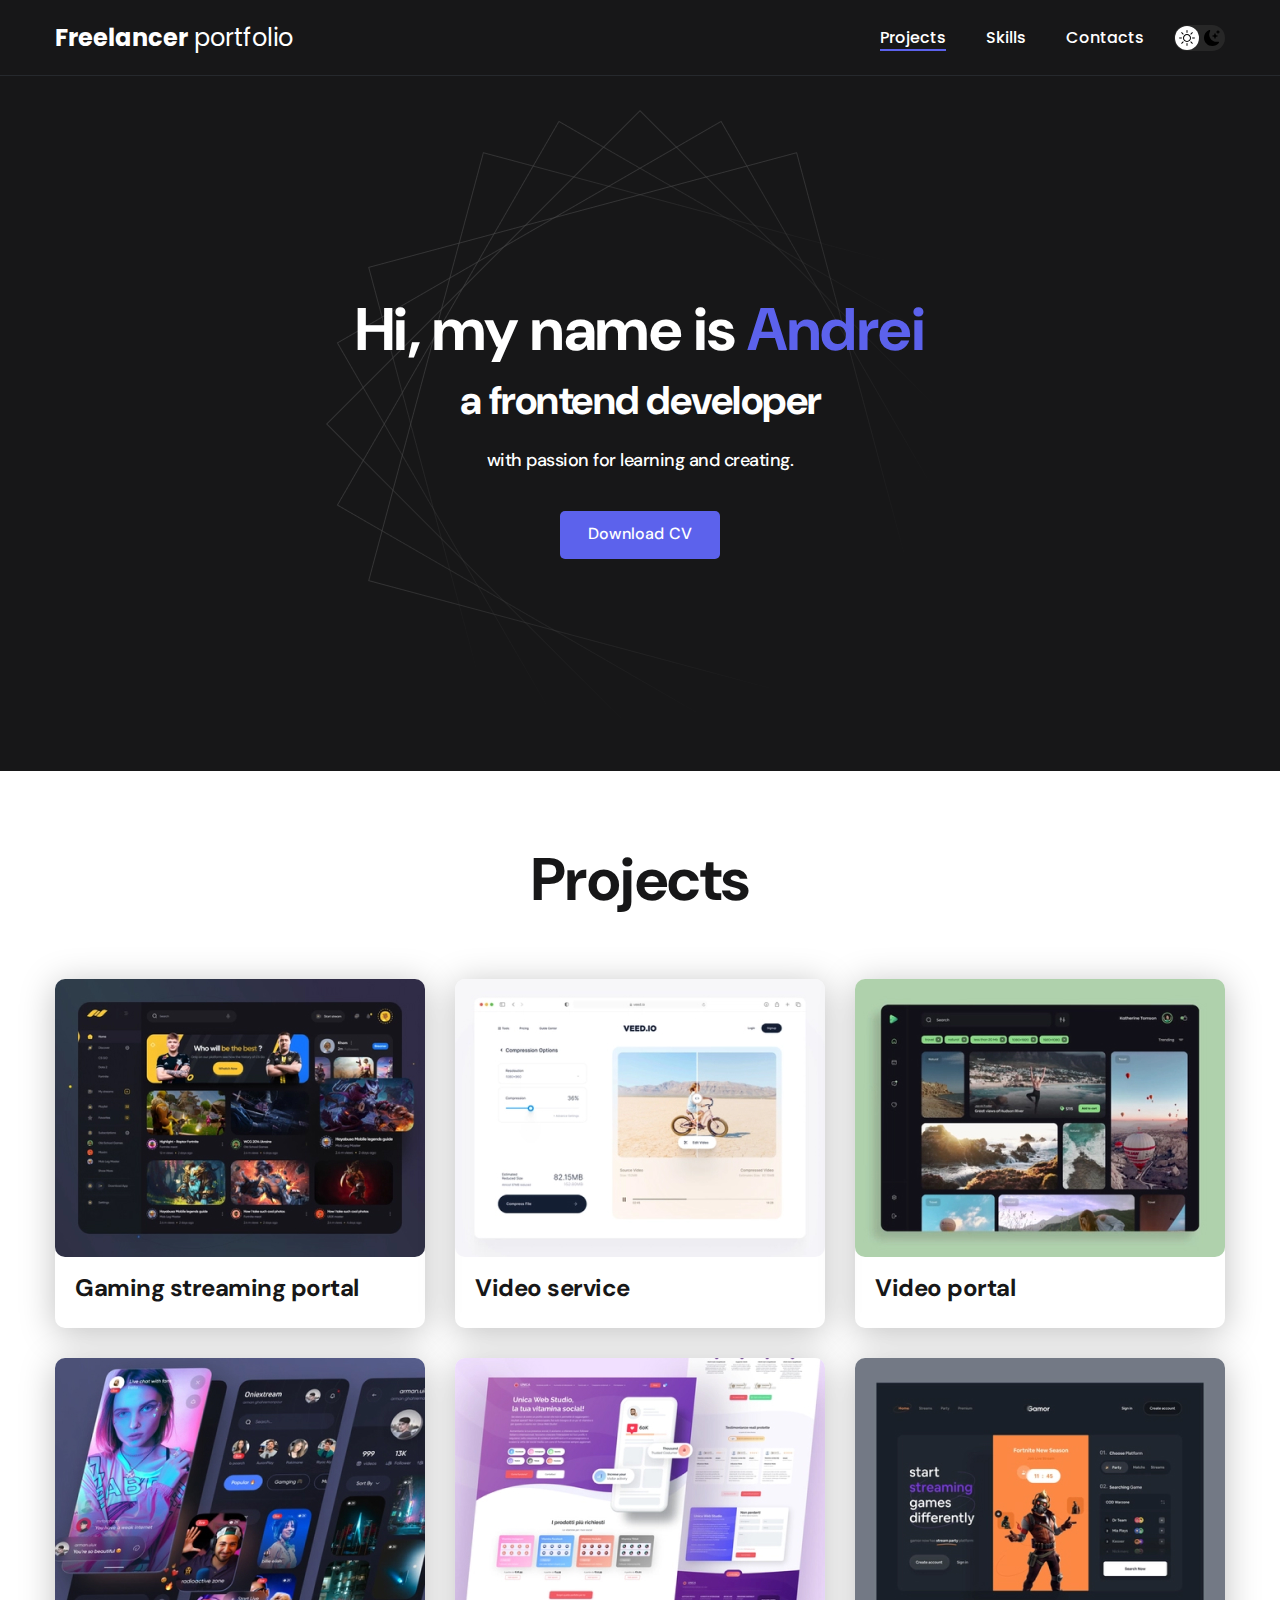
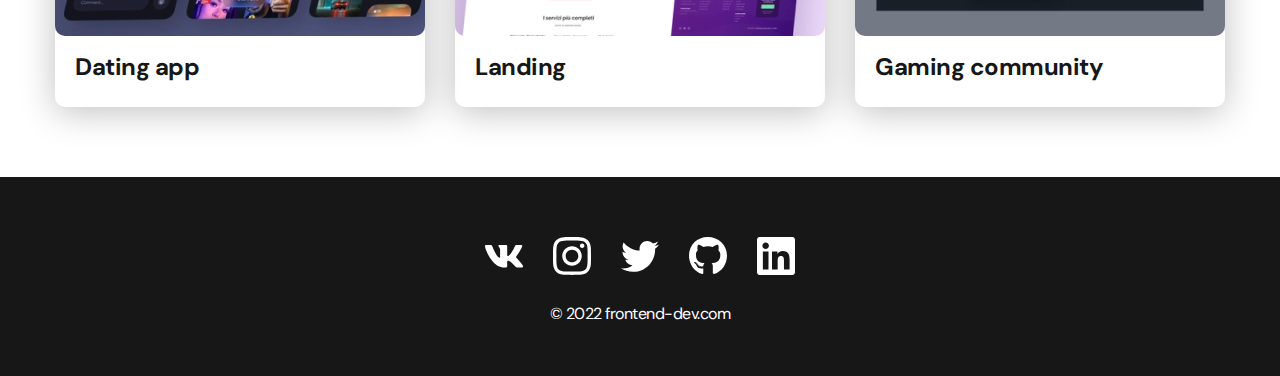
<file: index.html>
<!DOCTYPE html>
<html lang="en">
  <head>
    <meta charset="UTF-8" />
    <meta http-equiv="X-UA-Compatible" content="IE=edge" />
    <meta name="viewport" content="width=device-width, initial-scale=1.0" />
    <title>Freelancer portoflio</title>
    <link rel="stylesheet" href="./css/main.css" />
  </head>
  <body>
    <nav class="nav">
      <div class="container">
        <div class="nav-row">
          <a href="./index.html" class="logo"
            ><strong>Freelancer</strong> portfolio</a
          >

          <button class="dark-mode-btn">
            <img
              src="./img/icons/sun.svg"
              alt="Light mode"
              class="dark-mode-btn__icon"
            />
            <img
              src="./img/icons/moon.svg"
              alt="Dark mode"
              class="dark-mode-btn__icon"
            />
          </button>

          <ul class="nav-list">
            <li class="nav-list__item">
              <a
                href="./index.html"
                class="nav-list__link nav-list__link--active"
                >Projects</a
              >
            </li>
            <li class="nav-list__item">
              <a href="./skills.html" class="nav-list__link">Skills</a>
            </li>
            <li class="nav-list__item">
              <a href="./contacts.html" class="nav-list__link">Contacts</a>
            </li>
          </ul>
        </div>
      </div>
    </nav>

    <header class="header">
      <div class="header__wrapper">
        <h1 class="header__title">
          <strong>Hi, my name is <em>Andrei</em></strong
          ><br />
          a frontend developer
        </h1>
        <div class="header__text">
          <p>with passion for learning and creating.</p>
        </div>
        <a href="#!" class="btn">Download CV</a>
      </div>
    </header>

    <main class="section">
      <div class="container">
        <h2 class="title-1">Projects</h2>
        <ul class="projects">
          <li class="project">
            <a href="./project-page.html">
              <img src="./img/projects/01.jpg" alt="" class="project__img" />
              <h3 class="project__title">Gaming streaming portal</h3>
            </a>
          </li>
          <li class="project">
            <a href="./project-page.html">
              <img src="./img/projects/02.jpg" alt="" class="project__img" />
              <h3 class="project__title">Video service</h3>
            </a>
          </li>
          <li class="project">
            <a href="./project-page.html">
              <img src="./img/projects/03.jpg" alt="" class="project__img" />
              <h3 class="project__title">Video portal</h3>
            </a>
          </li>
          <li class="project">
            <a href="./project-page.html">
              <img src="./img/projects/04.jpg" alt="" class="project__img" />
              <h3 class="project__title">Dating app</h3>
            </a>
          </li>
          <li class="project">
            <a href="./project-page.html">
              <img src="./img/projects/05.jpg" alt="" class="project__img" />
              <h3 class="project__title">Landing</h3>
            </a>
          </li>
          <li class="project">
            <a href="./project-page.html">
              <img src="./img/projects/06.jpg" alt="" class="project__img" />
              <h3 class="project__title">Gaming community</h3>
            </a>
          </li>
        </ul>
      </div>
    </main>

    <footer class="footer">
      <div class="container">
        <div class="footer__wrapper">
          <ul class="social">
            <li class="social__item">
              <a href="#!"><img src="./img/icons/vk.svg" alt="Link" /></a>
            </li>
            <li class="social__item">
              <a href="#!"
                ><img src="./img/icons/instagram.svg" alt="Link"
              /></a>
            </li>
            <li class="social__item">
              <a href="#!"><img src="./img/icons/twitter.svg" alt="Link" /></a>
            </li>
            <li class="social__item">
              <a href="#!"><img src="./img/icons/gitHub.svg" alt="Link" /></a>
            </li>
            <li class="social__item">
              <a href="#!"><img src="./img/icons/linkedIn.svg" alt="Link" /></a>
            </li>
          </ul>
          <div class="copyright">
            <p>© 2022 frontend-dev.com</p>
          </div>
        </div>
      </div>
    </footer>

    <script src="./js/main.js"></script>
  </body>
</html>
</file>
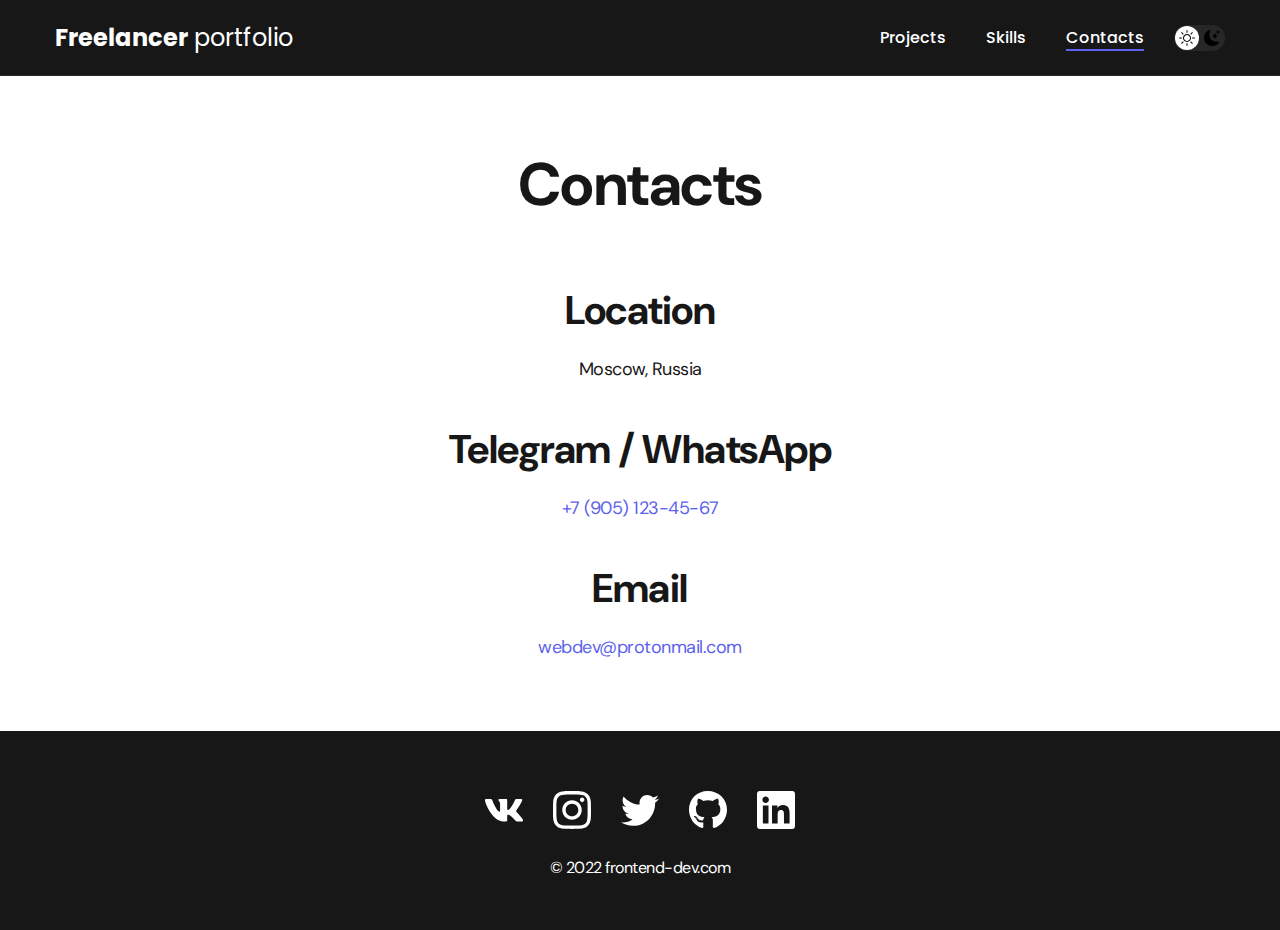
<file: contacts.html>
<!DOCTYPE html>
<html lang="en">
  <head>
    <meta charset="UTF-8" />
    <meta http-equiv="X-UA-Compatible" content="IE=edge" />
    <meta name="viewport" content="width=device-width, initial-scale=1.0" />
    <title>Freelancer portoflio</title>
    <link rel="stylesheet" href="./css/main.css" />
  </head>
  <body>
    <nav class="nav">
      <div class="container">
        <div class="nav-row">
          <a href="./index.html" class="logo"
            ><strong>Freelancer</strong> portfolio</a
          >
          <button class="dark-mode-btn">
            <img
              src="./img/icons/sun.svg"
              alt="Light mode"
              class="dark-mode-btn__icon"
            />
            <img
              src="./img/icons/moon.svg"
              alt="Dark mode"
              class="dark-mode-btn__icon"
            />
          </button>
          <ul class="nav-list">
            <li class="nav-list__item">
              <a href="./index.html" class="nav-list__link">Projects</a>
            </li>
            <li class="nav-list__item">
              <a href="./skills.html" class="nav-list__link">Skills</a>
            </li>
            <li class="nav-list__item">
              <a
                href="./contacts.html"
                class="nav-list__link nav-list__link--active"
                >Contacts</a
              >
            </li>
          </ul>
        </div>
      </div>
    </nav>

    <main class="section">
      <div class="container">
        <h1 class="title-1">Contacts</h1>

        <ul class="content-list">
          <li class="content-list__item">
            <h2 class="title-2">Location</h2>
            <p>Moscow, Russia</p>
          </li>
          <li class="content-list__item">
            <h2 class="title-2">Telegram / WhatsApp</h2>
            <p><a href="tel:+79051234567">+7 (905) 123-45-67</a></p>
          </li>
          <li class="content-list__item">
            <h2 class="title-2">Email</h2>
            <p>
              <a href="mailto:webdev@protonmail.com">webdev@protonmail.com</a>
            </p>
          </li>
        </ul>
      </div>
    </main>
    <footer class="footer">
      <div class="container">
        <div class="footer__wrapper">
          <ul class="social">
            <li class="social__item">
              <a href="#!"><img src="./img/icons/vk.svg" alt="Link" /></a>
            </li>
            <li class="social__item">
              <a href="#!"
                ><img src="./img/icons/instagram.svg" alt="Link"
              /></a>
            </li>
            <li class="social__item">
              <a href="#!"><img src="./img/icons/twitter.svg" alt="Link" /></a>
            </li>
            <li class="social__item">
              <a href="#!"><img src="./img/icons/gitHub.svg" alt="Link" /></a>
            </li>
            <li class="social__item">
              <a href="#!"><img src="./img/icons/linkedIn.svg" alt="Link" /></a>
            </li>
          </ul>
          <div class="copyright">
            <p>© 2022 frontend-dev.com</p>
          </div>
        </div>
      </div>
    </footer>
    <script src="./js/main.js"></script>
  </body>
</html>
</file>
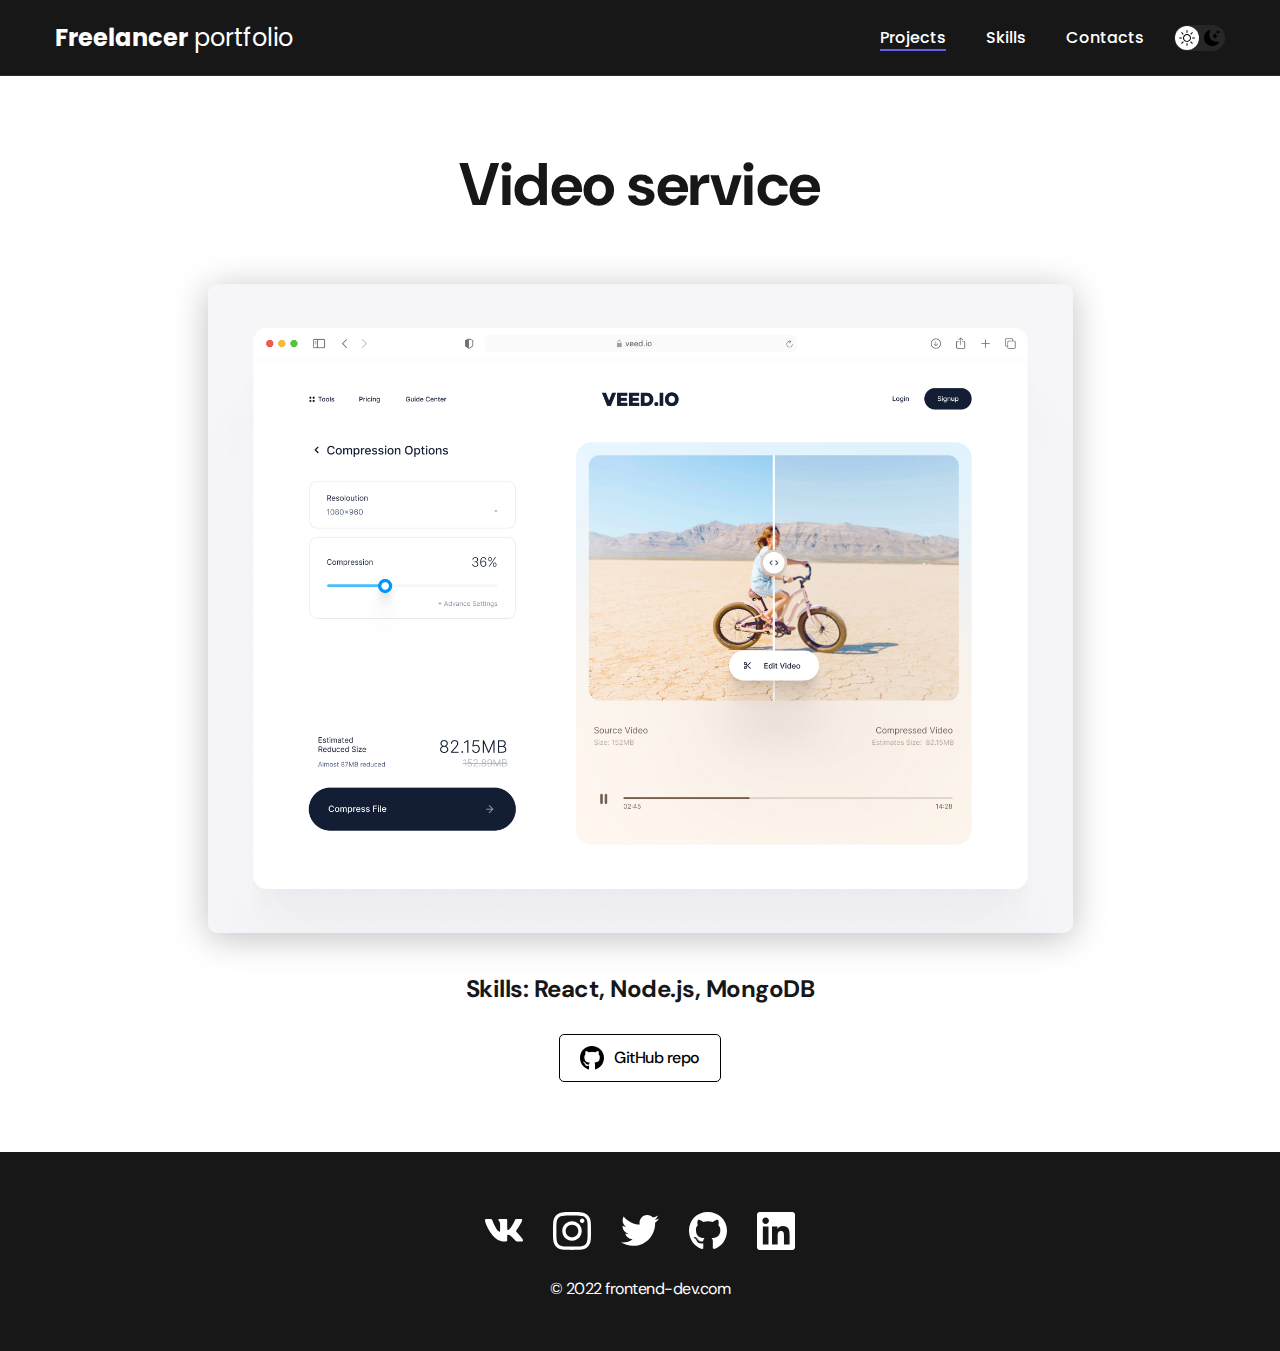
<file: project-page.html>
<!DOCTYPE html>
<html lang="en">
  <head>
    <meta charset="UTF-8" />
    <meta http-equiv="X-UA-Compatible" content="IE=edge" />
    <meta name="viewport" content="width=device-width, initial-scale=1.0" />
    <title>Freelancer portoflio</title>
    <link rel="stylesheet" href="./css/main.css" />
  </head>
  <body>
    <nav class="nav">
      <div class="container">
        <div class="nav-row">
          <a href="./index.html" class="logo"
            ><strong>Freelancer</strong> portfolio</a
          >
          <button class="dark-mode-btn">
            <img
              src="./img/icons/sun.svg"
              alt="Light mode"
              class="dark-mode-btn__icon"
            />
            <img
              src="./img/icons/moon.svg"
              alt="Dark mode"
              class="dark-mode-btn__icon"
            />
          </button>

          <ul class="nav-list">
            <li class="nav-list__item">
              <a
                href="./index.html"
                class="nav-list__link nav-list__link--active"
                >Projects</a
              >
            </li>
            <li class="nav-list__item">
              <a href="./skills.html" class="nav-list__link">Skills</a>
            </li>
            <li class="nav-list__item">
              <a href="./contacts.html" class="nav-list__link">Contacts</a>
            </li>
          </ul>
        </div>
      </div>
    </nav>

    <main class="section">
      <div class="container">
        <div class="project-details">
          <h1 class="title-1">Video service</h1>
          <img
            src="./img/projects/02-big.jpg"
            alt="Cover"
            class="project-details__cover"
          />
          <div class="project-details__desc">
            <p>Skills: React, Node.js, MongoDB</p>
          </div>
          <a href="#!" class="btn-outline">
            <img src="./img/icons/gitHub-black.svg" alt="gitHub" />
            GitHub repo
          </a>
        </div>
      </div>
    </main>
    <footer class="footer">
      <div class="container">
        <div class="footer__wrapper">
          <ul class="social">
            <li class="social__item">
              <a href="#!"><img src="./img/icons/vk.svg" alt="Link" /></a>
            </li>
            <li class="social__item">
              <a href="#!"
                ><img src="./img/icons/instagram.svg" alt="Link"
              /></a>
            </li>
            <li class="social__item">
              <a href="#!"><img src="./img/icons/twitter.svg" alt="Link" /></a>
            </li>
            <li class="social__item">
              <a href="#!"><img src="./img/icons/gitHub.svg" alt="Link" /></a>
            </li>
            <li class="social__item">
              <a href="#!"><img src="./img/icons/linkedIn.svg" alt="Link" /></a>
            </li>
          </ul>
          <div class="copyright">
            <p>© 2022 frontend-dev.com</p>
          </div>
        </div>
      </div>
    </footer>
    <script src="./js/main.js"></script>
  </body>
</html>
</file>
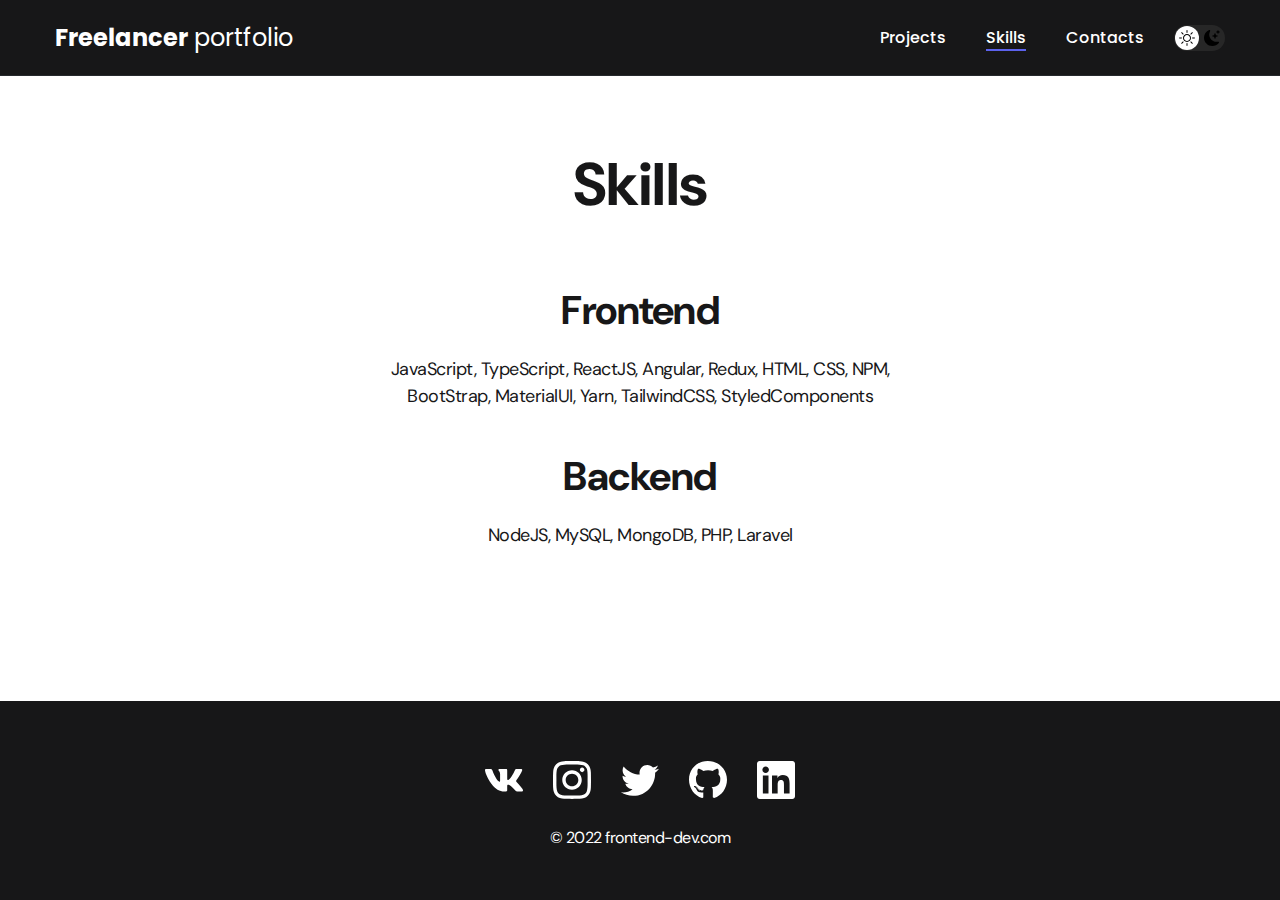
<file: skills.html>
<!DOCTYPE html>
<html lang="en">
  <head>
    <meta charset="UTF-8" />
    <meta http-equiv="X-UA-Compatible" content="IE=edge" />
    <meta name="viewport" content="width=device-width, initial-scale=1.0" />
    <title>Freelancer portoflio</title>
    <link rel="stylesheet" href="./css/main.css" />
  </head>
  <body>
    <nav class="nav">
      <div class="container">
        <div class="nav-row">
          <a href="./index.html" class="logo"
            ><strong>Freelancer</strong> portfolio</a
          >
          <button class="dark-mode-btn">
            <img
              src="./img/icons/sun.svg"
              alt="Light mode"
              class="dark-mode-btn__icon"
            />
            <img
              src="./img/icons/moon.svg"
              alt="Dark mode"
              class="dark-mode-btn__icon"
            />
          </button>
          <ul class="nav-list">
            <li class="nav-list__item">
              <a href="./index.html" class="nav-list__link">Projects</a>
            </li>
            <li class="nav-list__item">
              <a
                href="./skills.html"
                class="nav-list__link nav-list__link--active"
                >Skills</a
              >
            </li>
            <li class="nav-list__item">
              <a href="./contacts.html" class="nav-list__link">Contacts</a>
            </li>
          </ul>
        </div>
      </div>
    </nav>

    <main class="section">
      <div class="container">
        <h1 class="title-1">Skills</h1>

        <ul class="content-list">
          <li class="content-list__item">
            <h2 class="title-2">Frontend</h2>
            <p>
              JavaScript, TypeScript, ReactJS, Angular, Redux, HTML, CSS, NPM,
              BootStrap, MaterialUI, Yarn, TailwindCSS, StyledComponents
            </p>
          </li>
          <li class="content-list__item">
            <h2 class="title-2">Backend</h2>
            <p>NodeJS, MySQL, MongoDB, PHP, Laravel</p>
          </li>
        </ul>
      </div>
    </main>
    <footer class="footer">
      <div class="container">
        <div class="footer__wrapper">
          <ul class="social">
            <li class="social__item">
              <a href="#!"><img src="./img/icons/vk.svg" alt="Link" /></a>
            </li>
            <li class="social__item">
              <a href="#!"
                ><img src="./img/icons/instagram.svg" alt="Link"
              /></a>
            </li>
            <li class="social__item">
              <a href="#!"><img src="./img/icons/twitter.svg" alt="Link" /></a>
            </li>
            <li class="social__item">
              <a href="#!"><img src="./img/icons/gitHub.svg" alt="Link" /></a>
            </li>
            <li class="social__item">
              <a href="#!"><img src="./img/icons/linkedIn.svg" alt="Link" /></a>
            </li>
          </ul>
          <div class="copyright">
            <p>© 2022 frontend-dev.com</p>
          </div>
        </div>
      </div>
    </footer>
    <script src="./js/main.js"></script>
  </body>
</html>
</file>
<file: css/main.css>
@import "./reset.css";
@import url('https://fonts.googleapis.com/css2?family=DM+Sans:ital,opsz,wght@0,9..40,100..1000;1,9..40,100..1000&family=Poppins:ital,wght@0,100;0,200;0,300;0,400;0,500;0,600;0,700;0,800;0,900;1,100;1,200;1,300;1,400;1,500;1,600;1,700;1,800;1,900&display=swap');

/* 
font-family: "DM Sans", sans-serif;
font-family: "Poppins", sans-serif; 
*/

/*----- DO NOT Forget .container {padding: 0 15px}
--------
--------
-------- */


/* General */
/* * {
    border: 1px solid red;
} */

:root{
    --blackpure: #000;
    --black: #171718;
    --black-border: #26292D;
    --white: #fff;
    --purple: #5C62EC;


    --text-color: var(--black);
    --dark-bg: var(--black);
    --dark-border: var(--black-border);
    --header-text: var(--white);
    --accent: var(--purple);

    /* Light mode */

    --page-bg: var(--white);
    --text-color: var(--black);
    --title-1: var(--accent)

    --project-card-bg: var(--white);
    --project-card-text: var(--black);
    --box-shadow: 0 5px 35px 0 rgba(0,0,0,.25);
}



.dark {

    /* Dark mode */

    --page-bg: #252526;
    --text-color: var(--white);
    --title-1: var(--white);
    --project-card-bg: var(--black);
    --project-card-text: var(--white);
    --box-shadow: 0 5px 35px 0 rgba(0,0,0,.8);
}

html, body {
    display: flex;
    flex-direction: column;
    min-height: 100vh;
    font-family: "DM Sans", sans-serif;
    letter-spacing: -0.5px;
    
    
    /* Light mode */
    background-color: var(--page-bg);
    color: var(--text-color);
}


.container {
    margin: 0 auto;
    padding: 0 15px;
    max-width: 1200px;
}

.none {
    display: none !important;
}



.section {
    padding: 70px 0;
}

.title-1 {
    margin-bottom: 60px;
    font-size: 60px;
    font-weight: 700;
    line-height: 1.3;
    color: var(--title-1);
    text-align: center;
}

.title-2 {
    margin-bottom: 20px;
    font-size: 40px;
    font-weight: 700;
    line-height: 1.3;
}


/* NAV */

.nav {
    padding: 20px 0;
    border-bottom: 1px solid var(--dark-border);
    background-color: var(--dark-bg);
    color: var(--header-text);
    letter-spacing: normal;
}

.nav-row {
    display: flex;
    justify-content: flex-end;
    align-items: center;
    column-gap: 30px;
    row-gap: 20px;
    flex-wrap: wrap;
}

.logo {
    margin-right: auto;
    font-family: "Poppins", sans-serif;
    font-size: 24px;
    color: var(--header-text);
}

.logo strong {
    font-weight: 700;
}

.nav-list {
    display: flex;
    flex-wrap: wrap;
    row-gap: 10px;
    align-items: center;
    column-gap: 40px;
    font-size: 16px;
    font-family: "Poppins", sans-serif;
    font-weight: 500;
}

.nav-list__link {
    color: var(--header-text);
    transition: opacity 0.2s ease-in;
}

.nav-list__link:hover {
    opacity: 0.8;
}

.nav-list__link--active {
    position: relative;
}

.nav-list__link--active::before {
    content: "";
    position: absolute;
    left: 0;
    top: 100%;
    display: block;
    height: 2px;
    width: 100%;
    background-color: var(--accent);
}

/* Dark mode btn */

.dark-mode-btn {
    order: 9;
    position: relative;
    display: flex;
    justify-content: space-between;
    width: 51px;
    height: 26px;
    padding: 5px;
    border-radius: 50px;
    background-color: #272727;
}

.dark-mode-btn::before{
    content: "";
    position: absolute;
    top: 1px;
    left: 1px;
    display: block;
    width: 24px;
    height: 24px;
    border-radius: 50%;
    background-color: var(--white);
    transition: left 0.2s ease-in;
}

.dark-mode-btn--active::before {
    left: 26px;
}

.dark-mode-btn__icon {
    position: relative;
    z-index: 9;
}



/* Header */

.header {
    padding: 40px 0;
    min-height: 695px;
    
    display: flex;
    justify-content: center;
    align-items: center;
    
    background-color: var(--dark-bg);
    background-image: url('./../img/header-bg.png');
    background-repeat: no-repeat;
    background-size: auto;
    background-position: center center;
    color: var(--header-text);
    text-align: center;
}

.header__wrapper {
    padding: 0 15px;
    max-width: 660px;
}

.header__title {
    margin-bottom: 20px;
    font-size: 40px;
    font-weight: 700;
    line-height: 1.4;
}

.header__title strong {
    font-size: 60px;
    font-weight: 700;
}

.header__title em {
    font-style: normal;
    color: var(--accent);
}

.header__text {
    margin-bottom: 40px;
    font-size: 18px;
    font-weight: 500;
    line-height: 1.333;
}

.header__text p + p {
    margin-top: 0.5em;
}

/* btn */

.btn {
    display: inline-block;
    height: 48px;
    padding: 12px 28px;
    
    
    border-radius: 5px;
    background-color: var(--accent);
    color: var(--header-text);
    letter-spacing: 0.15px;
    font-size: 16px;
    font-weight: 500;
    transition: opacity 0.2s ease-in;
}

.btn:hover {
    opacity: 0.8;
}

.btn:active {
    position: relative;
    top: 1px;
}

/* Btn outline */

.btn-outline {
    display: flex;
    column-gap: 10px;
    align-items: center;
    height: 48px;
    padding: 12px 20px;
    
    border-radius: 5px;
    border: 1px solid var(--blackpure);
    background-color: var(--white);
    color: var(--blackpure);
    font-size: 16px;
    font-weight: 500;
    line-height: 24px;
    transition: opacity 0.2s ease-in;
}

.btn-outline:hover {
    opacity: 0.8;
}

.btn-outline:active {
    position: relative;
    top: 1px;
}


/* Projects */


.projects {
    display: flex;
    justify-content: center;
    flex-wrap: wrap;
    column-gap: 30px;
    row-gap: 30px;
}

.project {
    max-width: 370px;
    background-color: var(--project-card-bg);
    box-shadow: var(--box-shadow);    
    border-radius: 10px;

    
}

.project__img {
    border-radius: 10px;
}

.project__title {
    padding: 15px 20px 25px;
    font-weight: 700;
    font-size: 24px;
    line-height: 1.3;
    /* text-align: left;
    border-radius: 10px; */
    color: var(--project-card-text);
}

/* Project details */

.project-details {
    margin: 0 auto;
    max-width: 865px;

    display: flex;
    flex-direction: column;
    align-items: center;
    text-align: center;

}

.project-details__cover {
    max-width: 100%;
    margin-bottom: 40px;
    box-shadow: 0 5px 35px 0 rgba(0,0,0,.25);
    border-radius: 10px;

}

.project-details__desc {
    margin-bottom: 30px;
    font-size: 24px;
    font-weight: 700;
    line-height: 1.3;
}

/* Content list */

.content-list {
    margin: 0 auto;
    max-width: 570px;
    display: flex;
    flex-direction: column;
    align-items: center;
    row-gap: 40px;
    text-align: center;
}

.content-list a {
    color: var(--accent);
}

.content-list__item {
    font-size: 18px;
    font-weight: 400;
    line-height: 1.5;
}

.content-list__item p + p {
    margin-top: 0.5em;
}

/* Footer */

.footer {
    margin-top: auto;
    padding: 60px 0 50px;
    background-color: var(--dark-bg);
    color: var(--header-text);
}

.footer__wrapper {
    display: flex;
    flex-direction: column;
    align-items: center;
    row-gap: 27px;

}

.social {
    display: flex;
    column-gap: 30px;
    align-items: center;
}

.copyright {
    font-size: 16px;
    font-weight: 400;
    line-height: 1.5;
    text-align: center;
}

.copyright p + p {
    margin-top: 0.5em;
}

@media (max-width: 636px){
     /* Nav */
    .nav-row {
        justify-content: space-between;
    }
    .dark-mode-btn {
        order: 0;
    }

}

@media (max-width: 620px) {
    
    /* Header  */
    .header {
        min-height: unset;
    }
    .header__title {
        font-size: 30px;
    }
    .header__title strong{
        font-size: 40px;
    }

   
    
    


    /* General */
    .section {
        padding: 40px 0;
    }
    .title-1 {
        margin-bottom: 30px;
        font-size: 40px;
    }
    .title-2 {
        margin-bottom: 10px;
        font-size: 30px;
    }

    /* Projects */
    .project__title {
        font-size: 22px;
    }
    /* Project page */

    .project-details__desc {
        margin-bottom: 20px;
        font-size: 22px;
    }

    /* Footer */
    .footer {
        padding: 40px 0 30px;
    }
    .footer__wrapper {
        row-gap: 20px;
    }

    /* Content list */
    .content-list {
        row-gap: 20px;
    }
    .content-list__item {
        font-size: 16px;
    }

    /* Social */
    .social {
        column-gap: 20px;
    }
    .social__item {
        width: 28px;
    }
    
}
</file>
